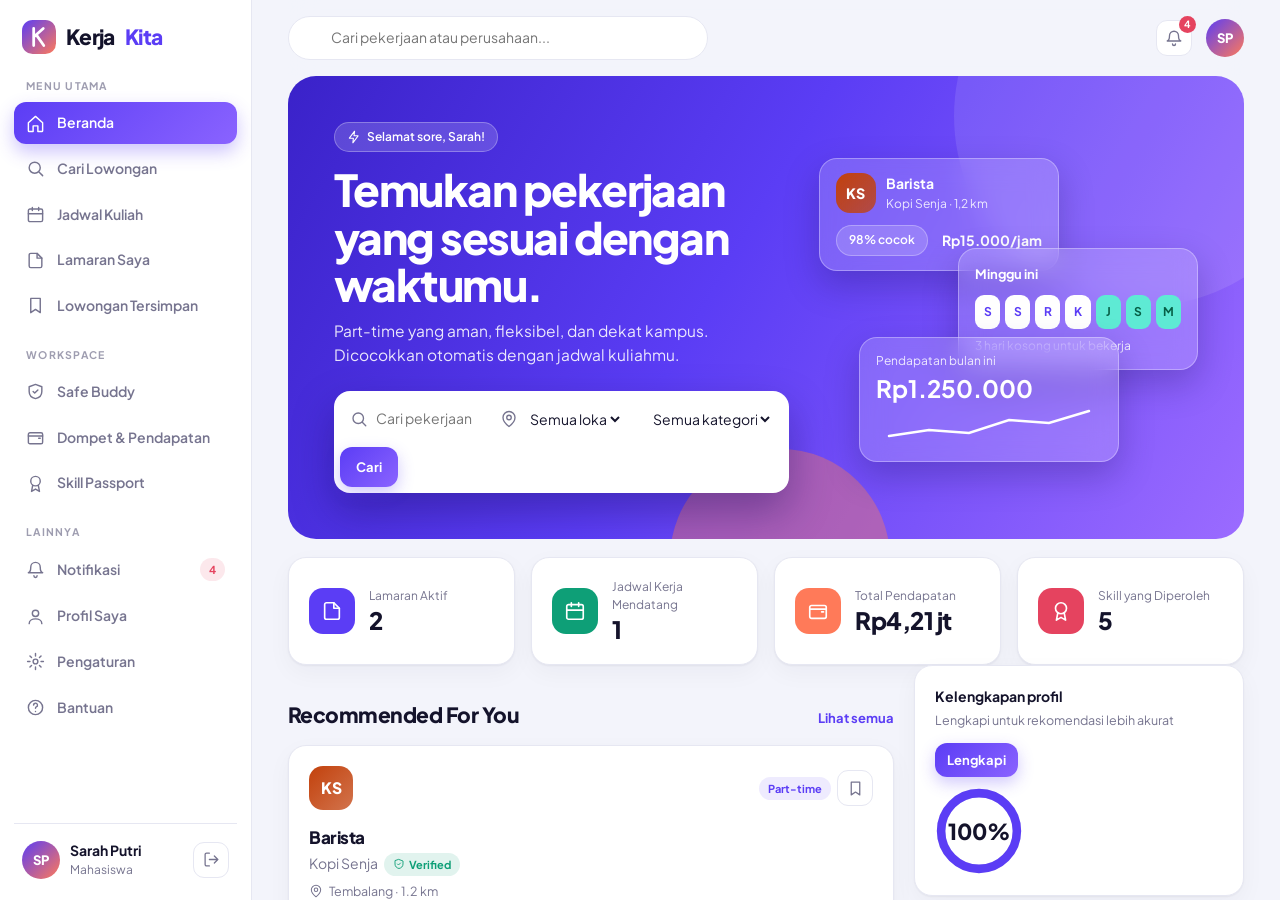
<file: index.html>
<!doctype html>
<html lang="id">
<head>
  <meta charset="utf-8">
  <meta name="viewport" content="width=device-width, initial-scale=1">
  <meta http-equiv="refresh" content="0; url=app.html">
  <title>KerjaKita</title>
</head>
<body>
  <p>Membuka KerjaKita… Jika halaman tidak terbuka, <a href="app.html">klik di sini</a>.</p>
</body>
</html>
</file>
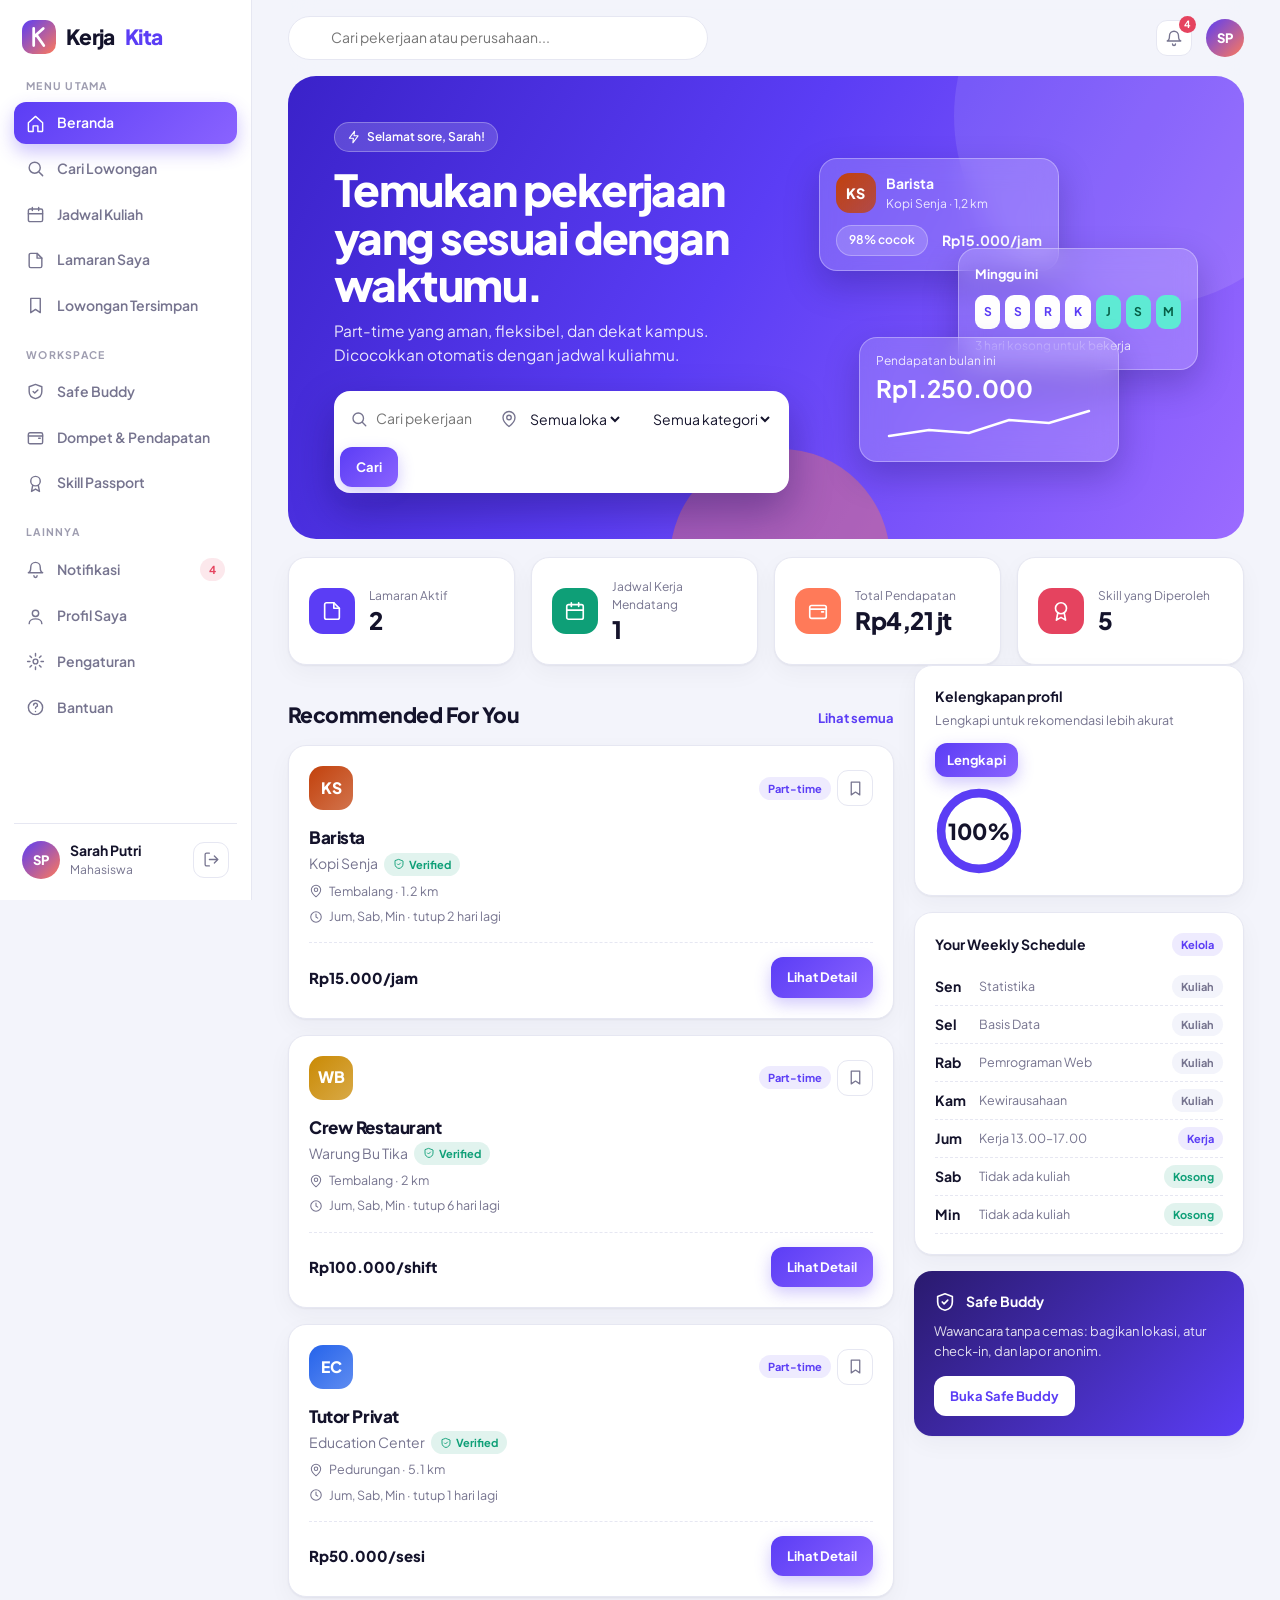
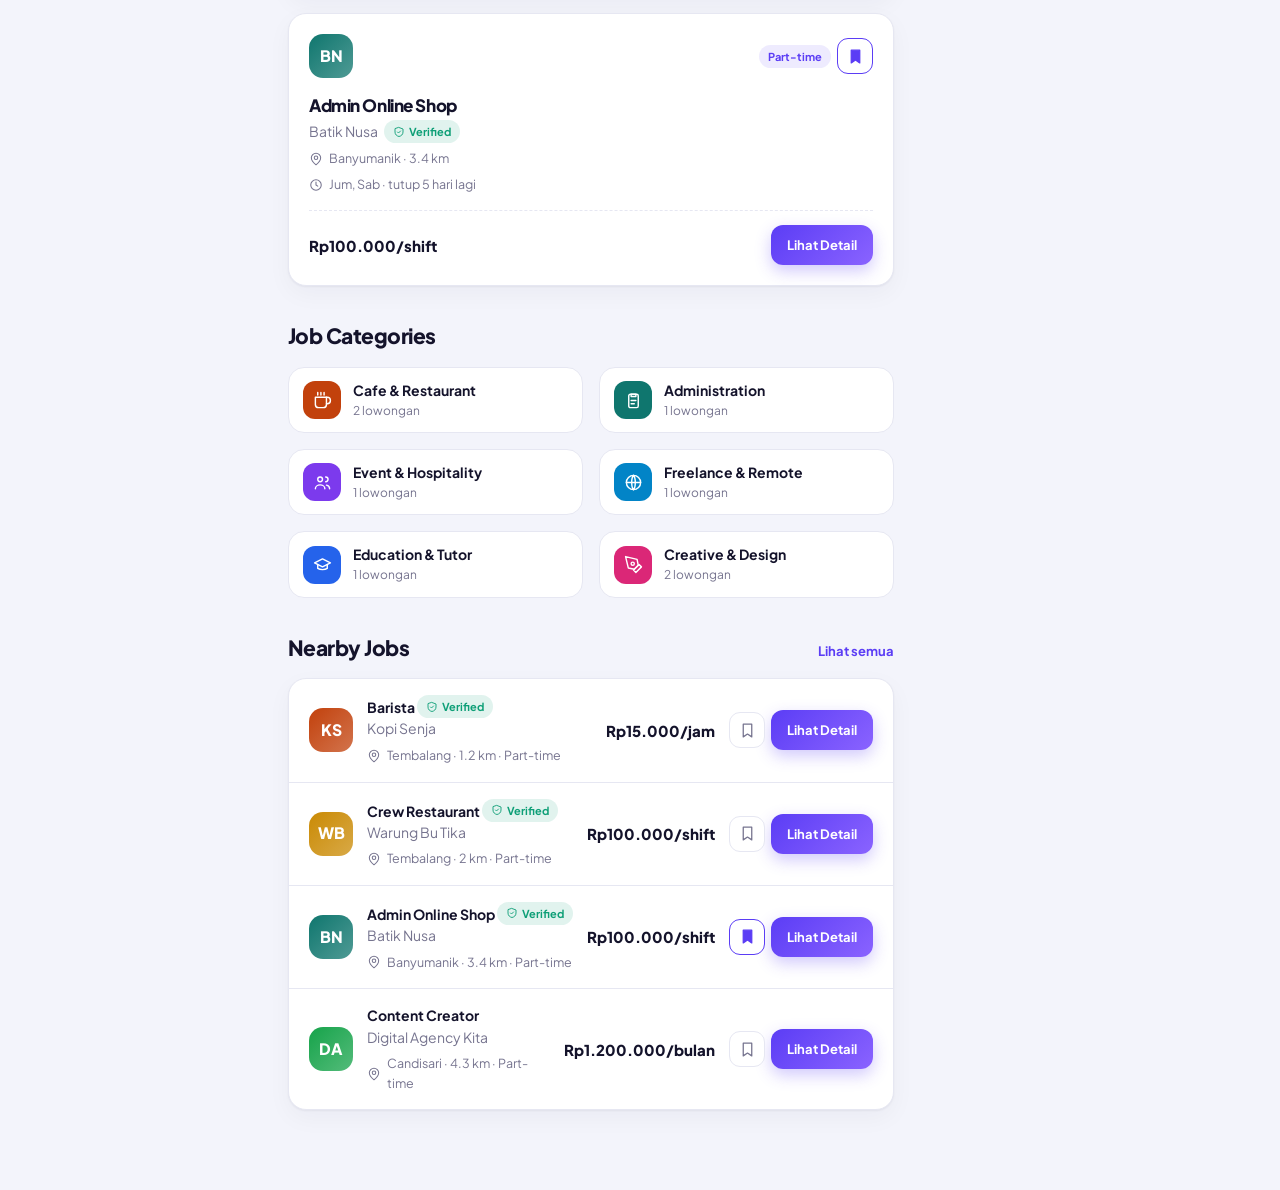
<file: app.html>
<!doctype html>
<html lang="id">
<head>
  <meta charset="utf-8">
  <meta name="viewport" content="width=device-width, initial-scale=1, viewport-fit=cover">
  <meta name="theme-color" content="#5B3DF5">
  <title>KerjaKita</title>
  <link rel="preconnect" href="https://fonts.googleapis.com">
  <link rel="preconnect" href="https://fonts.gstatic.com" crossorigin>
  <link href="https://fonts.googleapis.com/css2?family=Plus+Jakarta+Sans:wght@400;500;600;700;800&display=swap" rel="stylesheet">
  <link rel="stylesheet" href="style.css">
</head>
<body>
  <div class="side" id="sd"></div>
  <div class="main">
    <div class="top">
      <button class="ib2 mb" id="mn"></button>
      <div class="sb" id="sbx"><input id="gs" placeholder="Cari pekerjaan atau perusahaan..."></div>
      <div style="flex:1"></div>
      <a href="#notif" class="ib2" id="nb"></a>
      <div class="av" id="av"></div>
    </div>
    <div id="pg"></div>
  </div>
  <div id="tt"></div>
  <script src="config.js"></script>
  <script src="app.js"></script>
</body>
</html>
</file>
<file: style.css>
:root{--p:#5B3DF5;--p2:#8A63FF;--ink:#14132B;--m:#76748F;--bg:#F3F4FB;--c:#fff;--bd:#E6E7F2;--ok:#0E9F77;--wr:#E8900B;--er:#E5435F;--sd:0 1px 2px rgba(20,19,43,.05),0 8px 24px rgba(20,19,43,.04);box-sizing:border-box;padding-top:env(safe-area-inset-top,0px);padding-bottom:env(safe-area-inset-bottom,0px)}
@media(prefers-color-scheme:dark){:root:not([data-theme=light]){--ink:#EEEDFF;--m:#9C9AB8;--bg:#0D0C1B;--c:#171630;--bd:#2A2948}}
:root[data-theme=dark]{--ink:#EEEDFF;--m:#9C9AB8;--bg:#0D0C1B;--c:#171630;--bd:#2A2948}
*{box-sizing:border-box}body{margin:0;background:var(--bg);color:var(--ink);font:400 14px/1.55 'Plus Jakarta Sans',system-ui,sans-serif}
h1,h2,h3{margin:0;font-weight:800;letter-spacing:-.025em}a{color:inherit;text-decoration:none}button,input,select,textarea{font:inherit;color:inherit}p{margin:0}
.side{position:fixed;inset:0 auto 0 0;width:252px;background:var(--c);border-right:1px solid var(--bd);padding:20px 14px;display:flex;flex-direction:column;overflow:auto;z-index:30;transition:.25s}
.nv{display:flex;align-items:center;gap:12px;padding:10px 12px;border-radius:12px;color:var(--m);font-weight:600;margin:2px 0;transition:.15s}.nv:hover{background:var(--bg);color:var(--ink)}.nv.on{background:linear-gradient(135deg,var(--p),var(--p2));color:#fff;box-shadow:0 8px 18px rgba(91,61,245,.3)}
.side small{display:block;font-size:10.5px;font-weight:700;letter-spacing:.12em;color:var(--m);opacity:.7;margin:18px 12px 6px}
.brand{display:flex;align-items:center;gap:10px;padding:0 8px 6px;font-size:21px;font-weight:800;letter-spacing:-.03em}.brand i{font-style:normal;color:var(--p)}
.main{margin-left:252px;padding:0 36px 80px;max-width:1260px}
.top{position:sticky;top:0;z-index:20;display:flex;align-items:center;gap:14px;padding:16px 0;background:color-mix(in srgb,var(--bg) 85%,transparent);backdrop-filter:blur(14px)}
.sb{flex:1;max-width:460px;position:relative}.sb input{padding-left:42px;border-radius:99px}.sb svg{position:absolute;left:15px;top:11px;color:var(--m)}
.av{width:38px;height:38px;border-radius:50%;background:linear-gradient(135deg,var(--p),#FF7A59);color:#fff;display:grid;place-items:center;font-weight:800;font-size:13px;flex:none}
.bdg{position:absolute;top:-5px;right:-5px;background:var(--er);color:#fff;font-style:normal;font-size:10px;font-weight:700;min-width:17px;height:17px;border-radius:9px;display:grid;place-items:center}
.card{background:var(--c);border:1px solid var(--bd);border-radius:18px;padding:20px;box-shadow:var(--sd)}
.btn{display:inline-flex;align-items:center;justify-content:center;gap:8px;border:0;border-radius:12px;padding:10px 16px;font-weight:700;font-size:13px;cursor:pointer;color:#fff;background:linear-gradient(135deg,var(--p),var(--p2));box-shadow:0 6px 16px rgba(91,61,245,.28);transition:.15s;white-space:nowrap}.btn:hover{transform:translateY(-1px);filter:brightness(1.07)}
.btn.o{background:var(--c);color:var(--ink);border:1px solid var(--bd);box-shadow:none}.btn.r{background:var(--er);box-shadow:0 6px 16px rgba(229,67,95,.3)}.btn.w{width:100%}.btn.s{padding:7px 12px}
input,select,textarea{width:100%;padding:10px 13px;border:1px solid var(--bd);border-radius:12px;background:var(--c);outline:0}input:focus,select:focus,textarea:focus{border-color:var(--p);box-shadow:0 0 0 4px rgba(91,61,245,.12)}input[type=checkbox]{width:auto}
label{display:block;font-size:12px;font-weight:600;color:var(--m);margin:12px 0 5px}
.m{color:var(--m)}.rw{display:flex;align-items:center;gap:10px;flex-wrap:wrap}.sp{justify-content:space-between}.mt{margin-top:18px}.hd{margin:8px 0 22px}.hd h1{font-size:30px}.hd p{color:var(--m);margin-top:4px}
.g2,.g3,.g4{display:grid;gap:16px}.g2{grid-template-columns:repeat(auto-fit,minmax(300px,1fr))}.g3{grid-template-columns:repeat(auto-fill,minmax(270px,1fr))}.g4{grid-template-columns:repeat(auto-fit,minmax(210px,1fr))}
.cols{display:grid;grid-template-columns:1fr 330px;gap:20px;align-items:start}.dg{display:grid;grid-template-columns:1fr 340px;gap:24px;align-items:start}.cs{display:grid;grid-template-columns:250px 1fr;gap:20px;align-items:start}.sticky{position:sticky;top:84px}
.tag{display:inline-flex;align-items:center;gap:4px;font-size:11px;font-weight:700;padding:3px 9px;border-radius:99px}.t-p{background:rgba(91,61,245,.1);color:var(--p)}.t-ok{background:rgba(14,159,119,.12);color:var(--ok)}.t-wr{background:rgba(232,144,11,.14);color:var(--wr)}.t-er{background:rgba(229,67,95,.12);color:var(--er)}.t-g{background:var(--bg);color:var(--m)}
.lb{border-radius:14px;color:#fff;display:grid;place-items:center;font-weight:800;flex:none}
.ib2{position:relative;border:1px solid var(--bd);background:var(--c);width:36px;height:36px;border-radius:11px;display:grid;place-items:center;cursor:pointer;color:var(--m);transition:.15s;flex:none}.ib2:hover,.ib2.on{color:var(--p);border-color:var(--p)}.mb{display:none}
.jc{transition:.2s}.jc:hover{transform:translateY(-4px);box-shadow:0 18px 40px rgba(91,61,245,.14)}.jt{font-size:17px;margin:14px 0 2px}.meta{display:flex;align-items:center;gap:6px;color:var(--m);font-size:12.5px;margin-top:6px}.ft{display:flex;align-items:center;justify-content:space-between;gap:8px;margin-top:16px;padding-top:14px;border-top:1px dashed var(--bd)}.pr{font-size:15px;font-weight:800}
.lr{display:flex;align-items:center;gap:14px;padding:16px 20px;border-bottom:1px solid var(--bd);transition:.15s;flex-wrap:wrap}.lr:last-child{border:0}.lr:hover{background:var(--bg)}.lr .li{flex:1;min-width:180px}
.hero{position:relative;overflow:hidden;color:#fff;border-radius:28px;padding:46px;background:linear-gradient(120deg,#3A22C9 0%,#5B3DF5 45%,#9B6BFF 100%);display:grid;grid-template-columns:1.2fr 1fr;gap:30px;align-items:center}
.hero:before,.hero:after{content:'';position:absolute;border-radius:50%;pointer-events:none}.hero:before{width:380px;height:380px;right:-90px;top:-150px;background:rgba(255,255,255,.1)}.hero:after{width:220px;height:220px;left:40%;bottom:-130px;background:rgba(255,122,89,.4)}
.hero h1{font-size:44px;line-height:1.08;letter-spacing:-.035em;margin:14px 0 10px}.hero p{opacity:.88;font-size:15.5px;max-width:470px;margin-bottom:24px}
.hs{display:flex;flex-wrap:wrap;gap:6px;background:#fff;border-radius:16px;padding:6px;position:relative;z-index:1;box-shadow:0 18px 40px rgba(20,10,80,.35)}.hs>div{flex:1 1 130px;display:flex;align-items:center;gap:8px;padding:0 10px;color:#76748F}.hs input,.hs select{border:0;box-shadow:none!important;padding:11px 0;background:none;color:#14132B}
.pill{display:inline-flex;gap:6px;align-items:center;background:rgba(255,255,255,.16);border:1px solid rgba(255,255,255,.28);padding:5px 12px;border-radius:99px;font-size:12px;font-weight:600}
.fv{position:relative;height:310px;z-index:1}.gl{position:absolute;background:rgba(255,255,255,.17);backdrop-filter:blur(14px);border:1px solid rgba(255,255,255,.32);border-radius:18px;padding:14px 16px;box-shadow:0 14px 34px rgba(20,10,80,.25)}
.wm{display:flex;gap:5px;margin:10px 0 8px}.wm span{width:27px;height:34px;border-radius:9px;display:grid;place-items:center;font-weight:700;font-size:12px;background:#fff;color:var(--p)}.wm .f{background:#5EEAD4;color:#065F46}
.st{display:flex;gap:14px;align-items:center}.ico{width:46px;height:46px;border-radius:14px;display:grid;place-items:center;color:#fff;flex:none}.num{font-size:24px;font-weight:800;letter-spacing:-.02em;line-height:1.2}
.sec{display:flex;align-items:baseline;justify-content:space-between;margin:34px 0 14px}.sec h2{font-size:21px}.sec a{color:var(--p);font-weight:700;font-size:13px}
.cat{display:flex;align-items:center;gap:12px;padding:12px 14px;background:var(--c);border:1px solid var(--bd);border-radius:16px;cursor:pointer;text-align:left;transition:.15s}.cat:hover{border-color:var(--p);transform:translateY(-2px)}
.tabs{display:flex;gap:6px;overflow:auto}.tabs button{border:0;background:none;padding:8px 14px;border-radius:99px;color:var(--m);font-weight:600;cursor:pointer;white-space:nowrap}.tabs .on{background:var(--ink);color:var(--bg)}
.stp{display:flex;margin-top:18px}.stp div{flex:1;text-align:center;position:relative;font-size:11.5px;color:var(--m)}.stp div:before{content:'';position:absolute;top:11px;left:-50%;right:50%;height:3px;background:var(--bd)}.stp div:first-child:before{display:none}.stp i{position:relative;z-index:1;display:grid;place-items:center;width:25px;height:25px;margin:0 auto 6px;border-radius:50%;background:var(--bd);color:#fff;font-style:normal}.stp .d i,.stp .d:before{background:var(--ok)}.stp .x i,.stp .x:before{background:var(--er)}
.sh{display:grid;gap:6px;text-align:left;padding:12px;border:1px solid var(--bd);border-radius:14px;background:var(--c);cursor:pointer;transition:.15s}.sh:hover:not(:disabled){border-color:var(--p)}.sh.sel{border-color:var(--p);background:rgba(91,61,245,.07);box-shadow:inset 0 0 0 1px var(--p)}.sh:disabled{opacity:.5;cursor:not-allowed}
.sc{font-size:42px;font-weight:800;color:var(--ok);letter-spacing:-.03em}.sc small{font-size:16px;color:var(--m)}.big{font-size:34px;font-weight:800;letter-spacing:-.03em}
.dl section{padding:22px 0;border-top:1px solid var(--bd)}.dl h3{font-size:18px;margin-bottom:10px}.ul{margin:0;padding-left:18px;display:grid;gap:6px;color:var(--m)}.why{display:flex;gap:6px;align-items:center;color:var(--ok);font-size:12.5px;font-weight:600;margin:8px 4px 0}
.cal{overflow-x:auto}.ct,.cb{display:grid;grid-template-columns:54px repeat(7,minmax(96px,1fr));min-width:760px}.ct{border-bottom:1px solid var(--bd)}.ct b{text-align:center;padding:12px}.hr{display:block;font-size:10.5px;color:var(--m);text-align:right;padding-right:8px;transform:translateY(-7px)}
.cd{position:relative;border-left:1px solid var(--bd);background:repeating-linear-gradient(180deg,transparent 0 39px,var(--bd) 39px 40px),rgba(14,159,119,.05)}.bl{position:absolute;left:4px;right:4px;border-radius:10px;padding:6px 8px;color:#fff;font-size:11.5px;overflow:hidden;cursor:pointer}.bl b{display:block}.bl span{opacity:.8}.bl.k{background:var(--p)}.bl.p{background:#8B8AA3}.bl.f{background:rgba(14,159,119,.25);color:var(--ok)}.bl.w{background:#2F80ED}
.lg2{display:flex;gap:18px;flex-wrap:wrap;padding:14px 18px;border-top:1px solid var(--bd);font-size:12px;color:var(--m)}.lg2 span:before{content:'';display:inline-block;width:10px;height:10px;border-radius:3px;margin-right:7px;background:var(--c)}.lg2 .k:before{background:var(--p)}.lg2 .p:before{background:#8B8AA3}.lg2 .f:before{background:rgba(14,159,119,.4)}.lg2 .w:before{background:#2F80ED}
.sos{display:flex;align-items:center;justify-content:space-between;gap:16px;background:linear-gradient(120deg,#2A1A6E,#5B3DF5);color:#fff;border:0}.sosb{width:84px;height:84px;border-radius:50%;border:6px solid rgba(255,255,255,.3);background:var(--er);color:#fff;font-weight:800;font-size:18px;cursor:pointer;box-shadow:0 0 0 0 rgba(229,67,95,.6);animation:pu 2s infinite}@keyframes pu{70%{box-shadow:0 0 0 20px rgba(229,67,95,0)}}
.mod{position:fixed;inset:0;background:rgba(10,8,30,.55);backdrop-filter:blur(4px);display:grid;place-items:center;z-index:60;padding:16px}.mod .card{width:min(460px,100%);max-height:90vh;overflow:auto;animation:up .25s}@keyframes up{from{opacity:0;transform:translateY(14px)}}
#tt{position:fixed;right:16px;bottom:16px;z-index:70;display:grid;gap:8px}#tt div{display:flex;align-items:center;gap:8px;background:var(--ink);color:var(--bg);padding:11px 16px;border-radius:12px;font-weight:600;animation:up .25s;box-shadow:0 10px 30px rgba(0,0,0,.2)}
.bar{height:8px;background:var(--bg);border-radius:9px;overflow:hidden}.bar i{display:block;height:100%;background:linear-gradient(90deg,var(--p),var(--p2));border-radius:9px}
.note{display:flex;gap:10px;align-items:center;background:rgba(232,144,11,.1);color:var(--wr);padding:12px 16px;border-radius:14px;font-size:13px;font-weight:600;margin-bottom:16px}
.tg{width:42px;height:24px;border-radius:99px;background:var(--bd);border:0;position:relative;cursor:pointer;flex:none;transition:.2s}.tg:after{content:'';position:absolute;top:3px;left:3px;width:18px;height:18px;border-radius:50%;background:#fff;transition:.2s}.tg.on{background:var(--p)}.tg.on:after{left:21px}
.chip{display:inline-flex;align-items:center;gap:6px;padding:6px 12px;border-radius:99px;background:rgba(91,61,245,.1);color:var(--p);font-weight:600;font-size:12.5px}
@media(max-width:1000px){.cols,.dg,.cs{grid-template-columns:1fr}.sticky{position:static}.dg .dr{order:-1}}
@media(max-width:900px){.side{transform:translateX(-102%)}.side.open{transform:none;box-shadow:0 0 60px rgba(0,0,0,.3)}.main{margin-left:0;padding:0 16px 80px}.mb{display:grid}.hero{grid-template-columns:1fr;padding:28px 22px}.fv{display:none}.hero h1{font-size:30px}.sb{display:none}}
</file>
